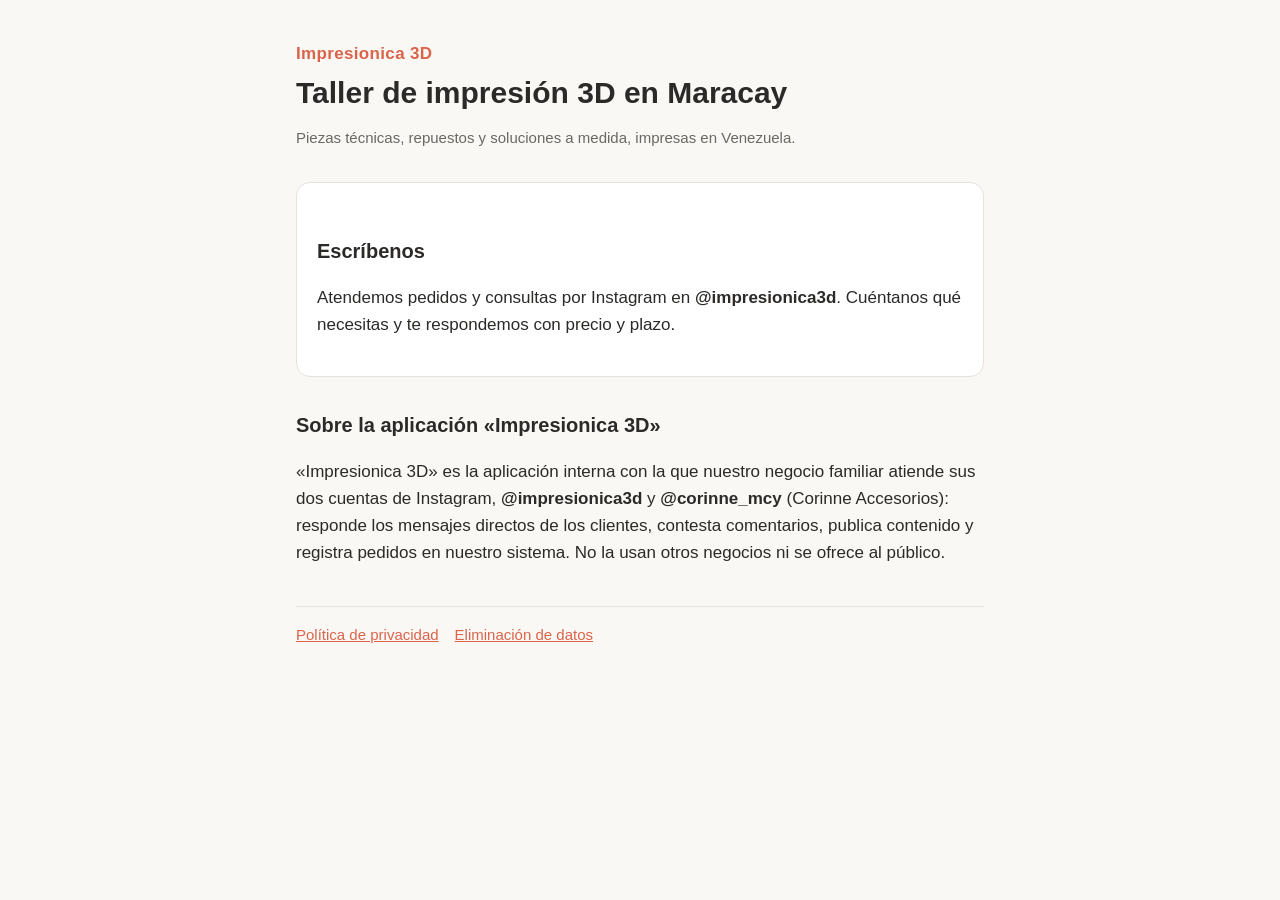
<file: index.html>
<!doctype html>
<html lang="es">
<head>
<meta charset="utf-8">
<meta name="viewport" content="width=device-width, initial-scale=1">
<title>Impresionica 3D</title>
<meta name="description" content="Taller familiar de impresión 3D en Maracay, Venezuela.">
<link rel="stylesheet" href="estilo.css">
</head>
<body>
<main>
<header>
  <span class="marca">Impresionica 3D</span>
  <h1>Taller de impresión 3D en Maracay</h1>
  <p class="nota">Piezas técnicas, repuestos y soluciones a medida, impresas en Venezuela.</p>
</header>

<div class="tarjeta">
  <h2>Escríbenos</h2>
  <p>Atendemos pedidos y consultas por Instagram en <strong>@impresionica3d</strong>. Cuéntanos qué necesitas y te respondemos con precio y plazo.</p>
</div>

<h2>Sobre la aplicación «Impresionica 3D»</h2>
<p>«Impresionica 3D» es la aplicación interna con la que nuestro negocio familiar atiende sus dos cuentas de Instagram, <strong>@impresionica3d</strong> y <strong>@corinne_mcy</strong> (Corinne Accesorios): responde los mensajes directos de los clientes, contesta comentarios, publica contenido y registra pedidos en nuestro sistema. No la usan otros negocios ni se ofrece al público.</p>

<nav>
  <a href="privacidad.html">Política de privacidad</a>
  <a href="eliminar-datos.html">Eliminación de datos</a>
</nav>
</main>
</body>
</html>
</file>
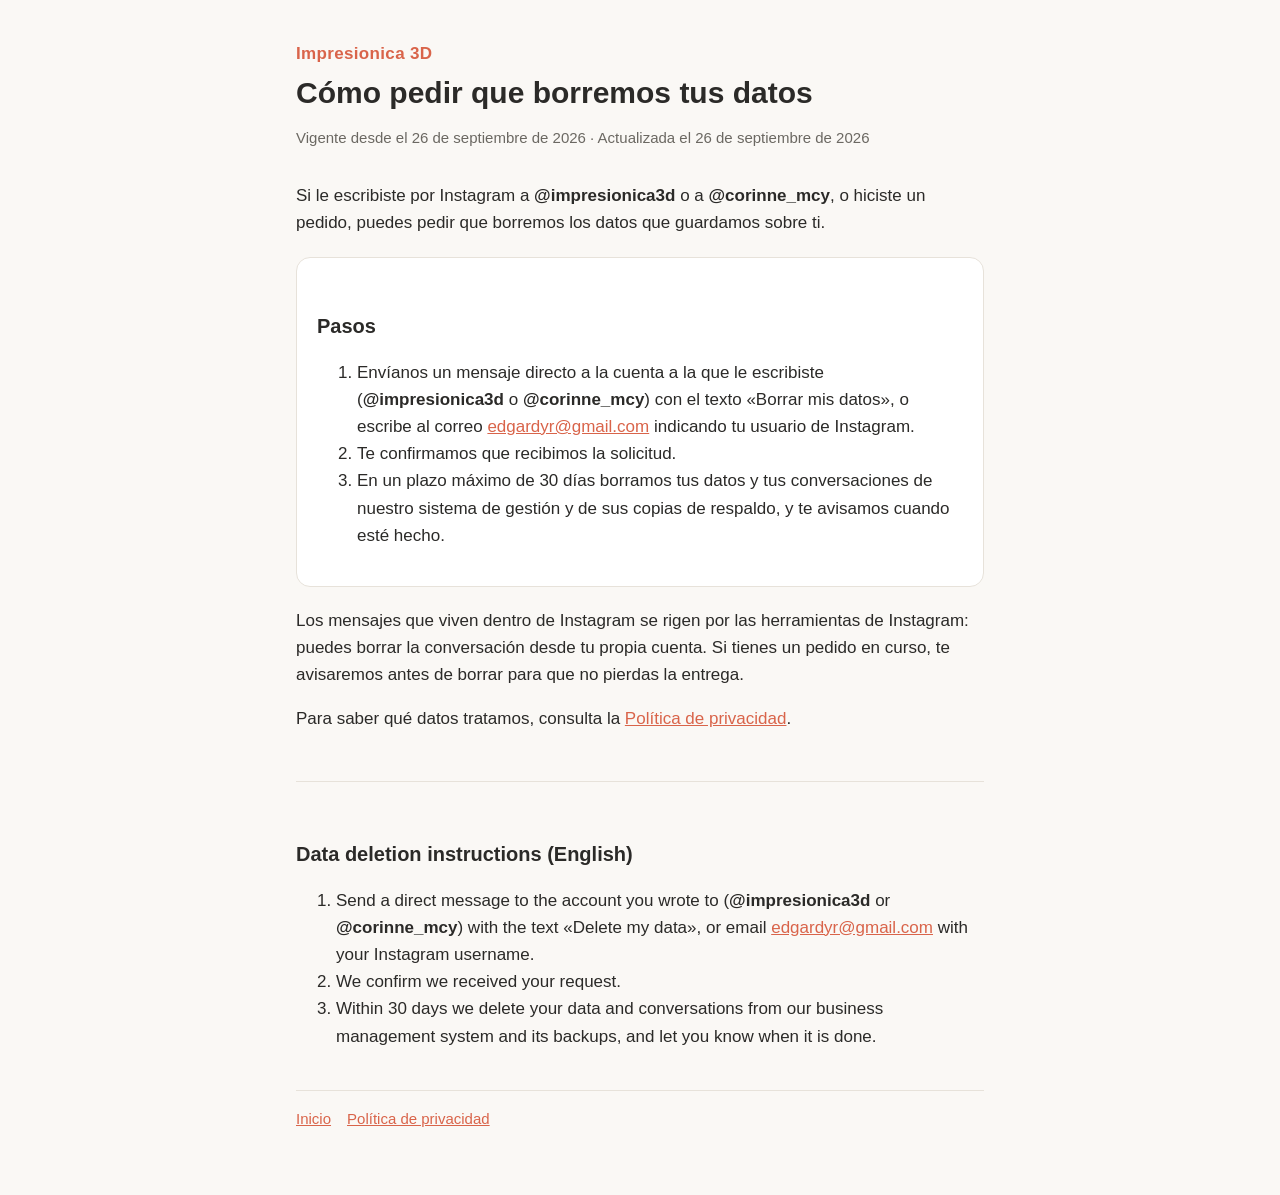
<file: eliminar-datos.html>
<!doctype html>
<html lang="es">
<head>
<meta charset="utf-8">
<meta name="viewport" content="width=device-width, initial-scale=1">
<title>Eliminación de datos · Impresionica 3D</title>
<link rel="stylesheet" href="estilo.css">
</head>
<body>
<main>
<header>
  <a class="marca" href="./">Impresionica 3D</a>
  <h1>Cómo pedir que borremos tus datos</h1>
  <p class="fecha">Vigente desde el 26 de septiembre de 2026 · Actualizada el 26 de septiembre de 2026</p>
</header>

<p>Si le escribiste por Instagram a <strong>@impresionica3d</strong> o a <strong>@corinne_mcy</strong>, o hiciste un pedido, puedes pedir que borremos los datos que guardamos sobre ti.</p>

<div class="tarjeta">
  <h2>Pasos</h2>
  <ol>
    <li>Envíanos un mensaje directo a la cuenta a la que le escribiste (<strong>@impresionica3d</strong> o <strong>@corinne_mcy</strong>) con el texto «Borrar mis datos», o escribe al correo <a href="mailto:edgardyr@gmail.com">edgardyr@gmail.com</a> indicando tu usuario de Instagram.</li>
    <li>Te confirmamos que recibimos la solicitud.</li>
    <li>En un plazo máximo de 30 días borramos tus datos y tus conversaciones de nuestro sistema de gestión y de sus copias de respaldo, y te avisamos cuando esté hecho.</li>
  </ol>
</div>

<p>Los mensajes que viven dentro de Instagram se rigen por las herramientas de Instagram: puedes borrar la conversación desde tu propia cuenta. Si tienes un pedido en curso, te avisaremos antes de borrar para que no pierdas la entrega.</p>

<p>Para saber qué datos tratamos, consulta la <a href="privacidad.html">Política de privacidad</a>.</p>

<section class="idioma" lang="en">
<h2>Data deletion instructions (English)</h2>
<ol>
  <li>Send a direct message to the account you wrote to (<strong>@impresionica3d</strong> or <strong>@corinne_mcy</strong>) with the text «Delete my data», or email <a href="mailto:edgardyr@gmail.com">edgardyr@gmail.com</a> with your Instagram username.</li>
  <li>We confirm we received your request.</li>
  <li>Within 30 days we delete your data and conversations from our business management system and its backups, and let you know when it is done.</li>
</ol>
</section>

<nav>
  <a href="./">Inicio</a>
  <a href="privacidad.html">Política de privacidad</a>
</nav>
</main>
</body>
</html>
</file>
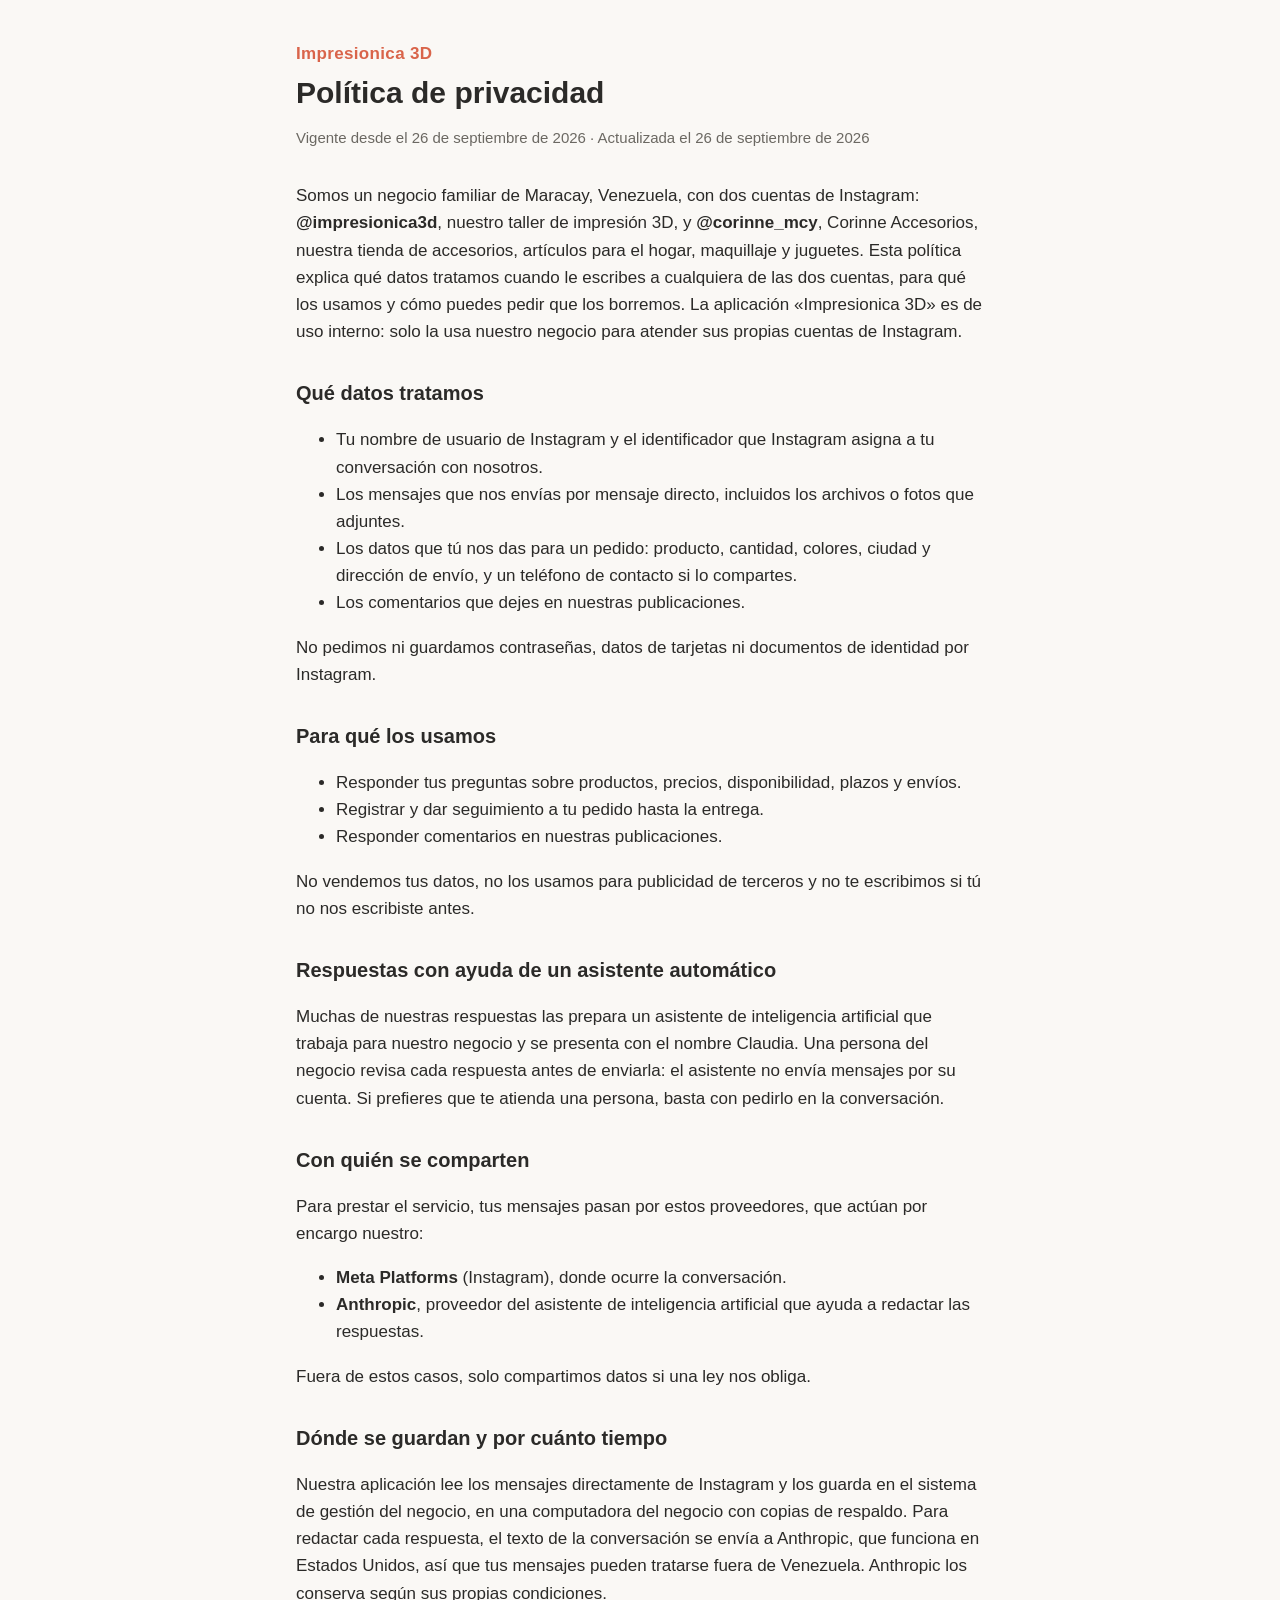
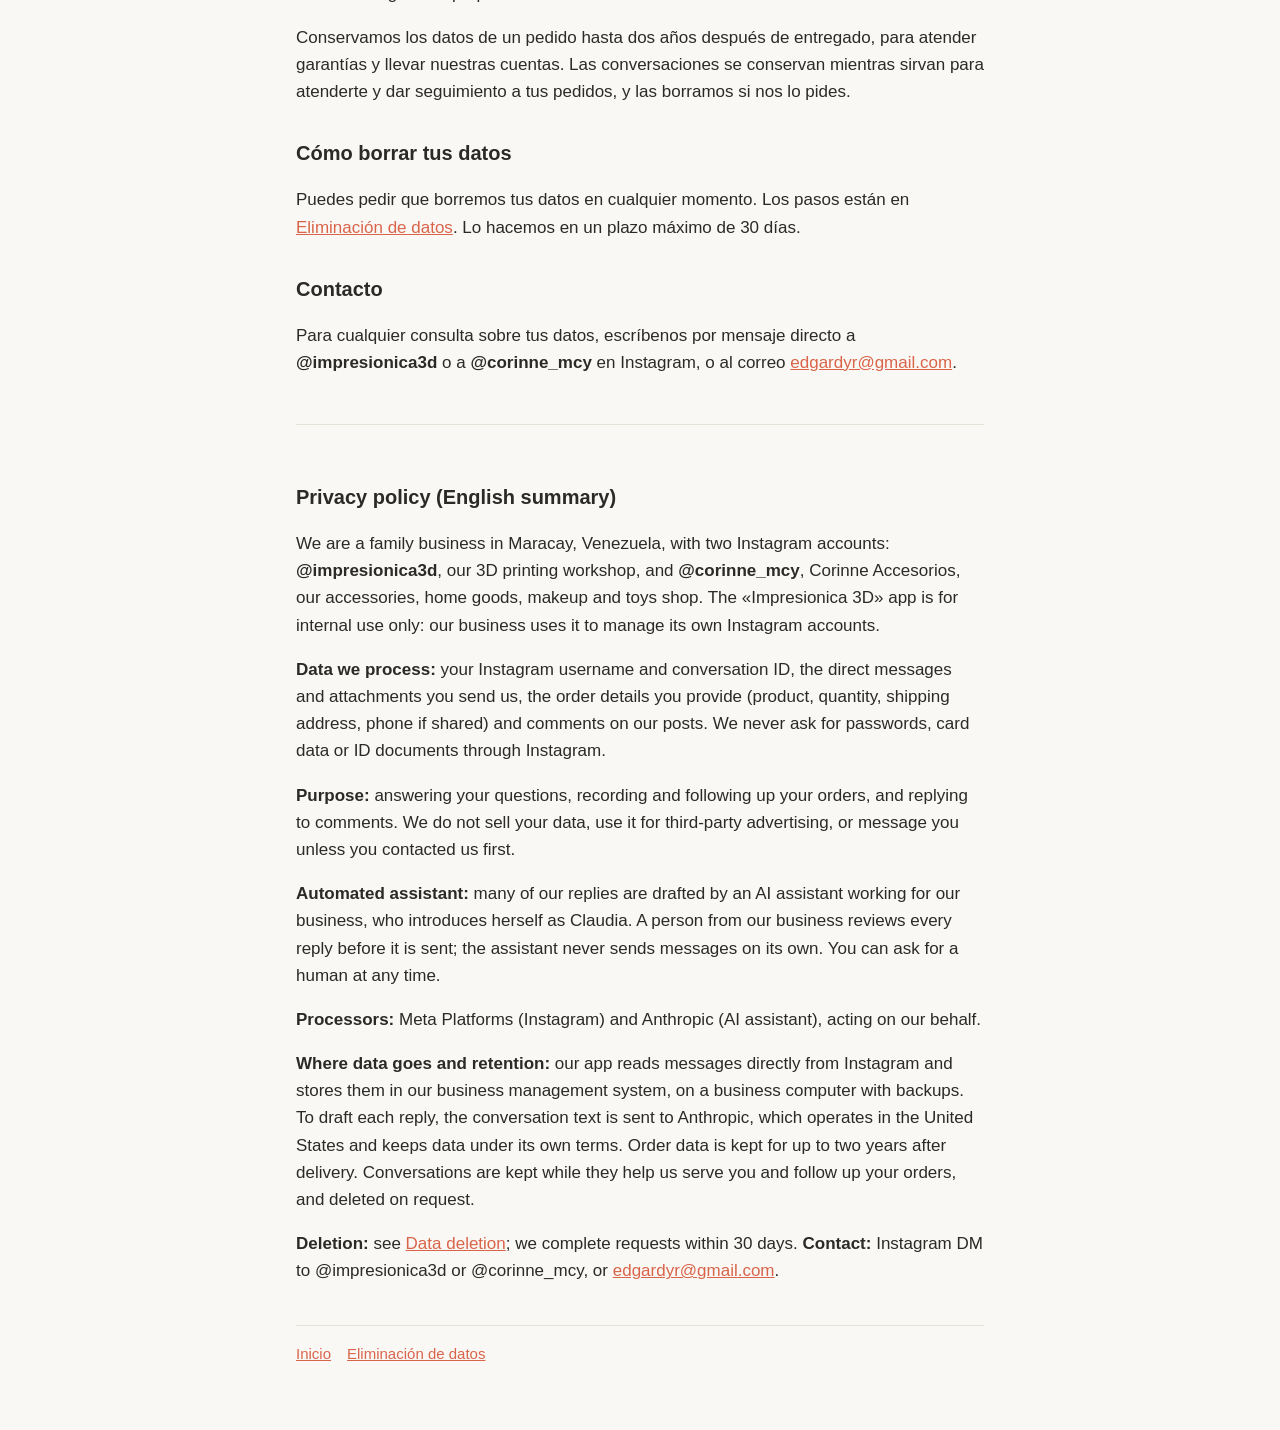
<file: privacidad.html>
<!doctype html>
<html lang="es">
<head>
<meta charset="utf-8">
<meta name="viewport" content="width=device-width, initial-scale=1">
<title>Política de privacidad · Impresionica 3D</title>
<link rel="stylesheet" href="estilo.css">
</head>
<body>
<main>
<header>
  <a class="marca" href="./">Impresionica 3D</a>
  <h1>Política de privacidad</h1>
  <p class="fecha">Vigente desde el 26 de septiembre de 2026 · Actualizada el 26 de septiembre de 2026</p>
</header>

<p>Somos un negocio familiar de Maracay, Venezuela, con dos cuentas de Instagram: <strong>@impresionica3d</strong>, nuestro taller de impresión 3D, y <strong>@corinne_mcy</strong>, Corinne Accesorios, nuestra tienda de accesorios, artículos para el hogar, maquillaje y juguetes. Esta política explica qué datos tratamos cuando le escribes a cualquiera de las dos cuentas, para qué los usamos y cómo puedes pedir que los borremos. La aplicación «Impresionica 3D» es de uso interno: solo la usa nuestro negocio para atender sus propias cuentas de Instagram.</p>

<h2>Qué datos tratamos</h2>
<ul>
  <li>Tu nombre de usuario de Instagram y el identificador que Instagram asigna a tu conversación con nosotros.</li>
  <li>Los mensajes que nos envías por mensaje directo, incluidos los archivos o fotos que adjuntes.</li>
  <li>Los datos que tú nos das para un pedido: producto, cantidad, colores, ciudad y dirección de envío, y un teléfono de contacto si lo compartes.</li>
  <li>Los comentarios que dejes en nuestras publicaciones.</li>
</ul>
<p>No pedimos ni guardamos contraseñas, datos de tarjetas ni documentos de identidad por Instagram.</p>

<h2>Para qué los usamos</h2>
<ul>
  <li>Responder tus preguntas sobre productos, precios, disponibilidad, plazos y envíos.</li>
  <li>Registrar y dar seguimiento a tu pedido hasta la entrega.</li>
  <li>Responder comentarios en nuestras publicaciones.</li>
</ul>
<p>No vendemos tus datos, no los usamos para publicidad de terceros y no te escribimos si tú no nos escribiste antes.</p>

<h2>Respuestas con ayuda de un asistente automático</h2>
<p>Muchas de nuestras respuestas las prepara un asistente de inteligencia artificial que trabaja para nuestro negocio y se presenta con el nombre Claudia. Una persona del negocio revisa cada respuesta antes de enviarla: el asistente no envía mensajes por su cuenta. Si prefieres que te atienda una persona, basta con pedirlo en la conversación.</p>

<h2>Con quién se comparten</h2>
<p>Para prestar el servicio, tus mensajes pasan por estos proveedores, que actúan por encargo nuestro:</p>
<ul>
  <li><strong>Meta Platforms</strong> (Instagram), donde ocurre la conversación.</li>
  <li><strong>Anthropic</strong>, proveedor del asistente de inteligencia artificial que ayuda a redactar las respuestas.</li>
</ul>
<p>Fuera de estos casos, solo compartimos datos si una ley nos obliga.</p>

<h2>Dónde se guardan y por cuánto tiempo</h2>
<p>Nuestra aplicación lee los mensajes directamente de Instagram y los guarda en el sistema de gestión del negocio, en una computadora del negocio con copias de respaldo. Para redactar cada respuesta, el texto de la conversación se envía a Anthropic, que funciona en Estados Unidos, así que tus mensajes pueden tratarse fuera de Venezuela. Anthropic los conserva según sus propias condiciones.</p>
<p>Conservamos los datos de un pedido hasta dos años después de entregado, para atender garantías y llevar nuestras cuentas. Las conversaciones se conservan mientras sirvan para atenderte y dar seguimiento a tus pedidos, y las borramos si nos lo pides.</p>

<h2>Cómo borrar tus datos</h2>
<p>Puedes pedir que borremos tus datos en cualquier momento. Los pasos están en <a href="eliminar-datos.html">Eliminación de datos</a>. Lo hacemos en un plazo máximo de 30 días.</p>

<h2>Contacto</h2>
<p>Para cualquier consulta sobre tus datos, escríbenos por mensaje directo a <strong>@impresionica3d</strong> o a <strong>@corinne_mcy</strong> en Instagram, o al correo <a href="mailto:edgardyr@gmail.com">edgardyr@gmail.com</a>.</p>

<section class="idioma" lang="en">
<h2>Privacy policy (English summary)</h2>
<p>We are a family business in Maracay, Venezuela, with two Instagram accounts: <strong>@impresionica3d</strong>, our 3D printing workshop, and <strong>@corinne_mcy</strong>, Corinne Accesorios, our accessories, home goods, makeup and toys shop. The «Impresionica 3D» app is for internal use only: our business uses it to manage its own Instagram accounts.</p>
<p><strong>Data we process:</strong> your Instagram username and conversation ID, the direct messages and attachments you send us, the order details you provide (product, quantity, shipping address, phone if shared) and comments on our posts. We never ask for passwords, card data or ID documents through Instagram.</p>
<p><strong>Purpose:</strong> answering your questions, recording and following up your orders, and replying to comments. We do not sell your data, use it for third-party advertising, or message you unless you contacted us first.</p>
<p><strong>Automated assistant:</strong> many of our replies are drafted by an AI assistant working for our business, who introduces herself as Claudia. A person from our business reviews every reply before it is sent; the assistant never sends messages on its own. You can ask for a human at any time.</p>
<p><strong>Processors:</strong> Meta Platforms (Instagram) and Anthropic (AI assistant), acting on our behalf.</p>
<p><strong>Where data goes and retention:</strong> our app reads messages directly from Instagram and stores them in our business management system, on a business computer with backups. To draft each reply, the conversation text is sent to Anthropic, which operates in the United States and keeps data under its own terms. Order data is kept for up to two years after delivery. Conversations are kept while they help us serve you and follow up your orders, and deleted on request.</p>
<p><strong>Deletion:</strong> see <a href="eliminar-datos.html">Data deletion</a>; we complete requests within 30 days. <strong>Contact:</strong> Instagram DM to @impresionica3d or @corinne_mcy, or <a href="mailto:edgardyr@gmail.com">edgardyr@gmail.com</a>.</p>
</section>

<nav>
  <a href="./">Inicio</a>
  <a href="eliminar-datos.html">Eliminación de datos</a>
</nav>
</main>
</body>
</html>
</file>
<file: estilo.css>
:root {
  --fondo: #faf8f5;
  --texto: #2b2a28;
  --suave: #6b6862;
  --acento: #d9644a;
  --linea: #e7e2da;
  --tarjeta: #ffffff;
}
@media (prefers-color-scheme: dark) {
  :root {
    --fondo: #1c1b19;
    --texto: #ece9e4;
    --suave: #a8a39b;
    --acento: #f08a70;
    --linea: #34322e;
    --tarjeta: #252421;
  }
}
* { box-sizing: border-box; }
body {
  margin: 0;
  background: var(--fondo);
  color: var(--texto);
  font: 17px/1.6 -apple-system, BlinkMacSystemFont, "Segoe UI", Roboto, sans-serif;
}
main { max-width: 720px; margin: 0 auto; padding: 40px 16px 64px; }
header { margin-bottom: 32px; }
header .marca { font-weight: 700; letter-spacing: 0.02em; color: var(--acento); text-decoration: none; }
h1 { font-size: 30px; line-height: 1.2; margin: 8px 0 4px; }
h2 { font-size: 20px; margin: 32px 0 8px; }
p, li { color: var(--texto); }
.fecha, .nota { color: var(--suave); font-size: 15px; }
a { color: var(--acento); }
nav { display: flex; flex-wrap: wrap; gap: 16px; margin-top: 40px; padding-top: 16px; border-top: 1px solid var(--linea); font-size: 15px; }
.tarjeta { background: var(--tarjeta); border: 1px solid var(--linea); border-radius: 14px; padding: 20px; margin: 20px 0; }
.idioma { margin-top: 48px; padding-top: 24px; border-top: 1px solid var(--linea); }
</file>
